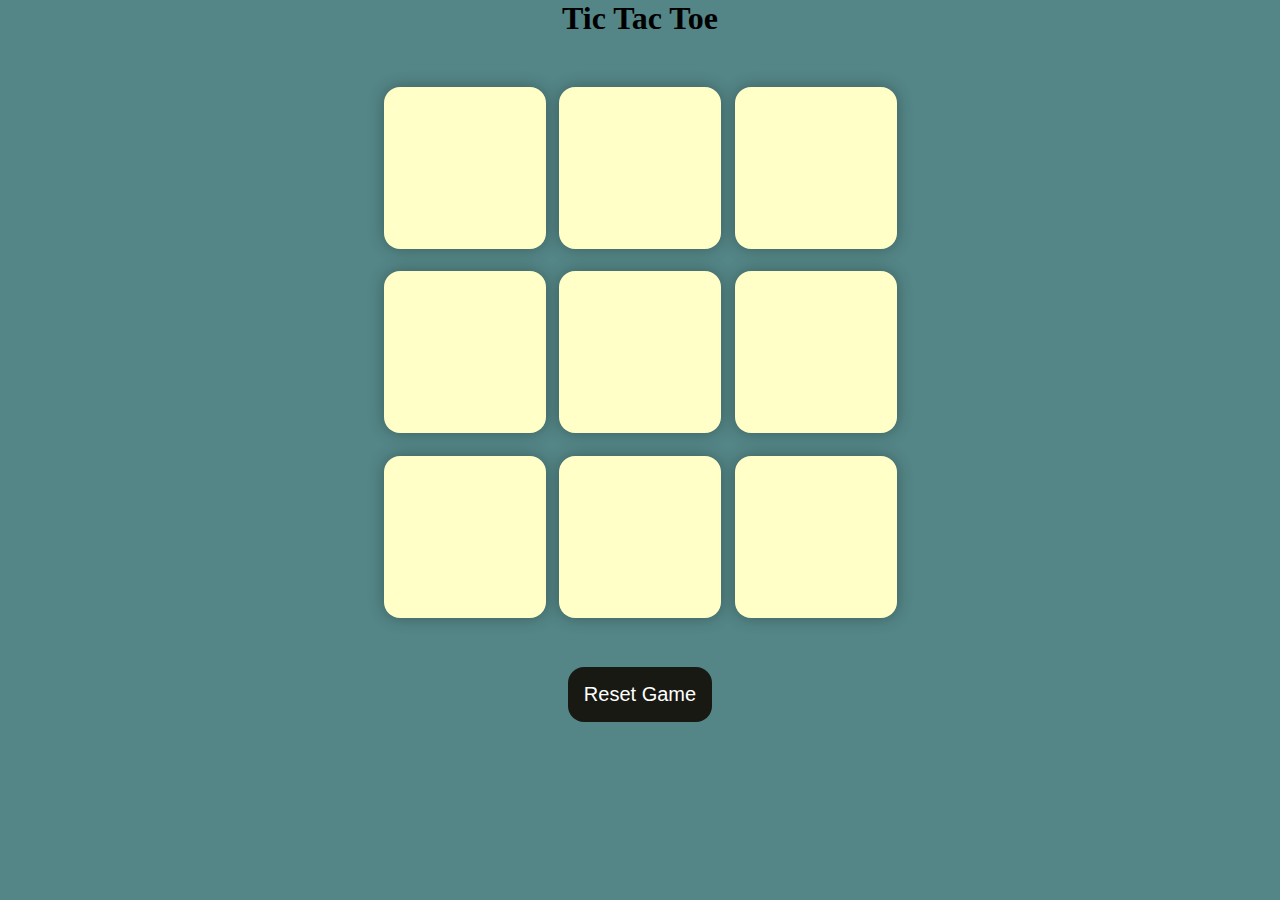
<file: 3TicTacToe/index.html>
<!DOCTYPE html>
<html lang="en">
  <head>
    <meta charset="UTF-8" />
    <meta name="viewport" content="width=device-width, initial-scale=1.0" />
    <title>Tic-Tac-Toe Game</title>
    <link rel="stylesheet" href="style.css" />
  </head>
  <body>
    <div class="msg-container hide">
      <p id="msg">Winner</p>
      <button id="new-btn">New Game</button>
    </div>
    <main>
      <h1>Tic Tac Toe</h1>
      <div class="container">
        <div class="game">
          <button class="box"></button>
          <button class="box"></button>
          <button class="box"></button>
          <button class="box"></button>
          <button class="box"></button>
          <button class="box"></button>
          <button class="box"></button>
          <button class="box"></button>
          <button class="box"></button>
        </div>
      </div>
      <button id="reset-btn">Reset Game</button>
    </main>
    <script src="app.js"></script>
  </body>
</html>
</file>
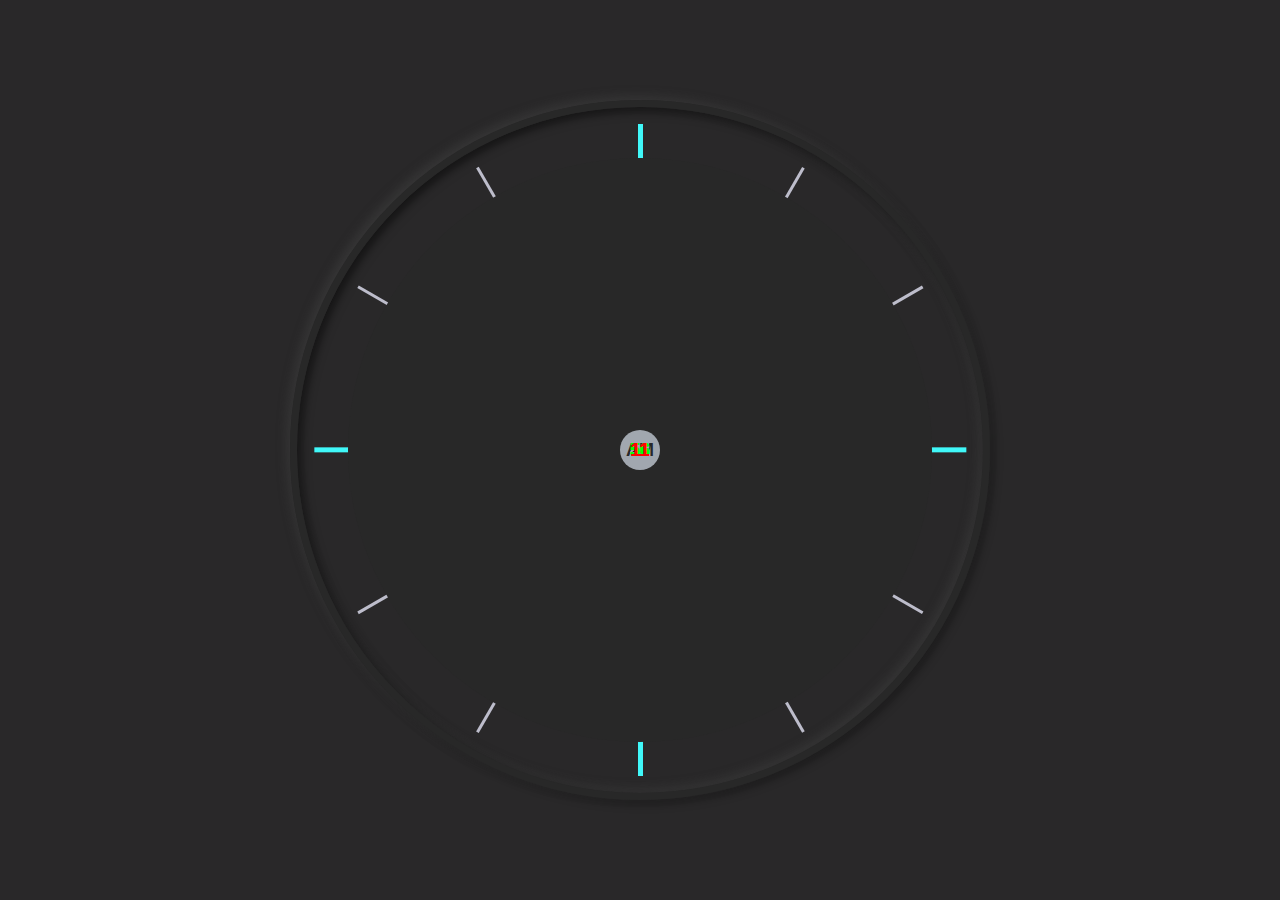
<file: 5Clock/index.html>
<!DOCTYPE html>
<html lang="en">
  <head>
    <meta charset="UTF-8" />
    <meta name="viewport" content="width=device-width, initial-scale=1.0" />
    <title>Clock</title>
    <link rel="stylesheet" href="style.css" />
  </head>
  <body>
    <div class="clock">
      <div class="marking marking-one"></div>
      <div class="marking marking-two"></div>
      <div class="marking marking-three"></div>
      <div class="marking marking-four"></div>
      <div class="inner">
        <div class="clock-items center">AM</div>
        <div class="clock-items hour" style="--time: 43200s">
          <div style="--y: 1">00</div>
          <div style="--y: 2">00</div>
          <div style="--y: 3">00</div>
        </div>
        <div class="clock-items minute" style="--time: 3600s">
          <div style="--y: 1">00</div>
          <div style="--y: 2">00</div>
          <div style="--y: 3">00</div>
          <div style="--y: 4">00</div>
        </div>
        <div class="clock-items second" style="--time: 60s">
          <div style="--y: 1">00</div>
          <div style="--y: 2">00</div>
          <div style="--y: 3">00</div>
          <div style="--y: 4">00</div>
          <div style="--y: 5">00</div>
        </div>
      </div>
    </div>
    <script src="script.js"></script>
  </body>
</html>
</file>
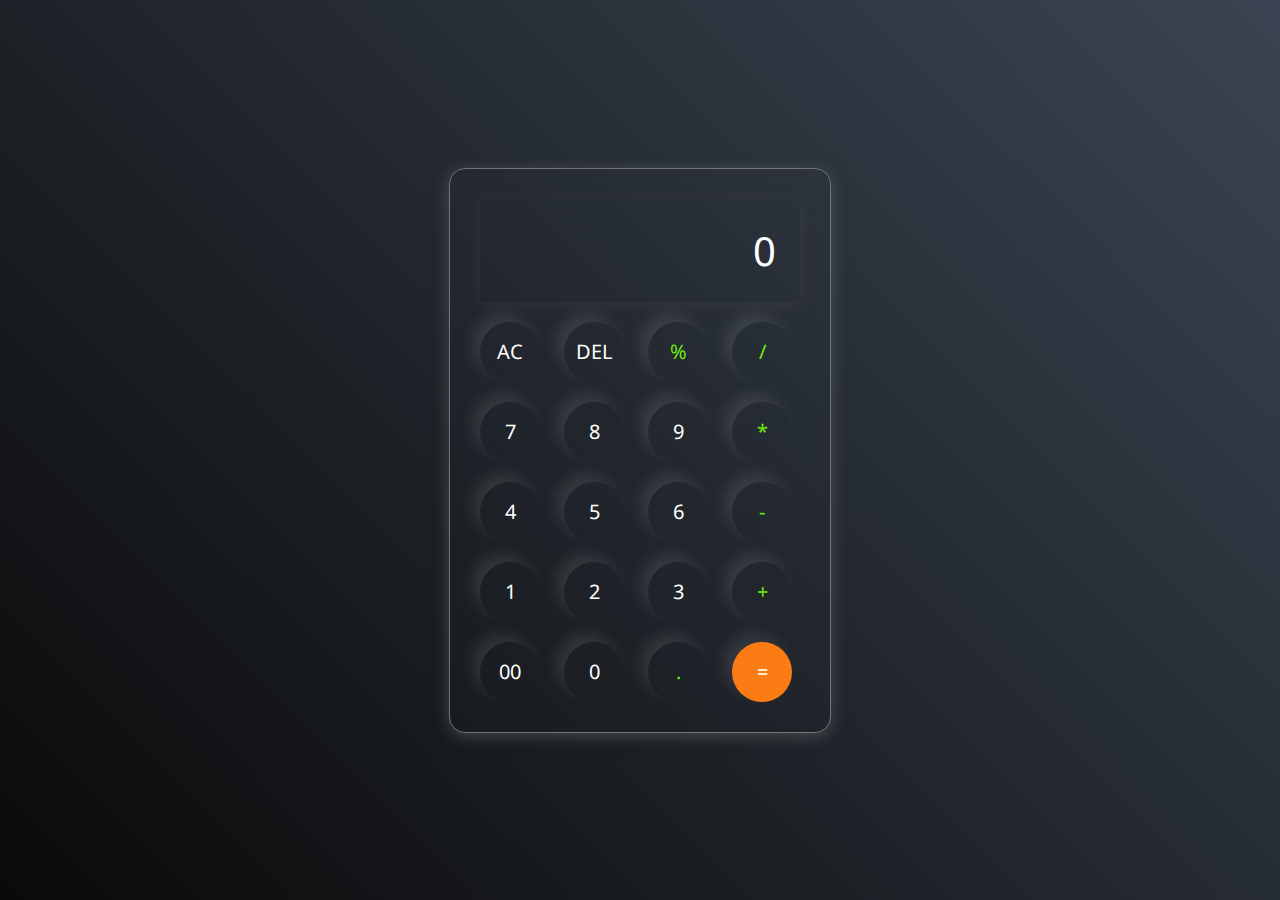
<file: 6Calculator/index.html>
<!DOCTYPE html>
<html lang="en">
<head>
    <meta charset="UTF-8">
    <meta name="viewport" content="width=device-width, initial-scale=1.0">
    <title>Calculator Project</title>
    <link rel="stylesheet" href="style.css">
</head>
<body>
 
    <div class="calculator">
        <input type="text" placeholder="0" id="inputBox">
        <div>
            <button>AC</button>
            <button>DEL</button>
            <button class="operator">%</button>
            <button class="operator">/</button>
        </div>

        <div>
            <button>7</button>
            <button>8</button>
            <button>9</button>
            <button class="operator">*</button>
        </div>
        <div>
            <button>4</button>
            <button>5</button>
            <button>6</button>
            <button class="operator">-</button>
        </div>
        <div>
            <button>1</button>
            <button>2</button>
            <button>3</button>
            <button class="operator">+</button>
        </div>
        <div>
            <button>00</button>
            <button>0</button>
            <button  class="operator">.</button>
            <button class="equalBtn">=</button>
        </div>
        
    </div>
    



    <script src="script.js"></script>
</body>
</html>
</file>
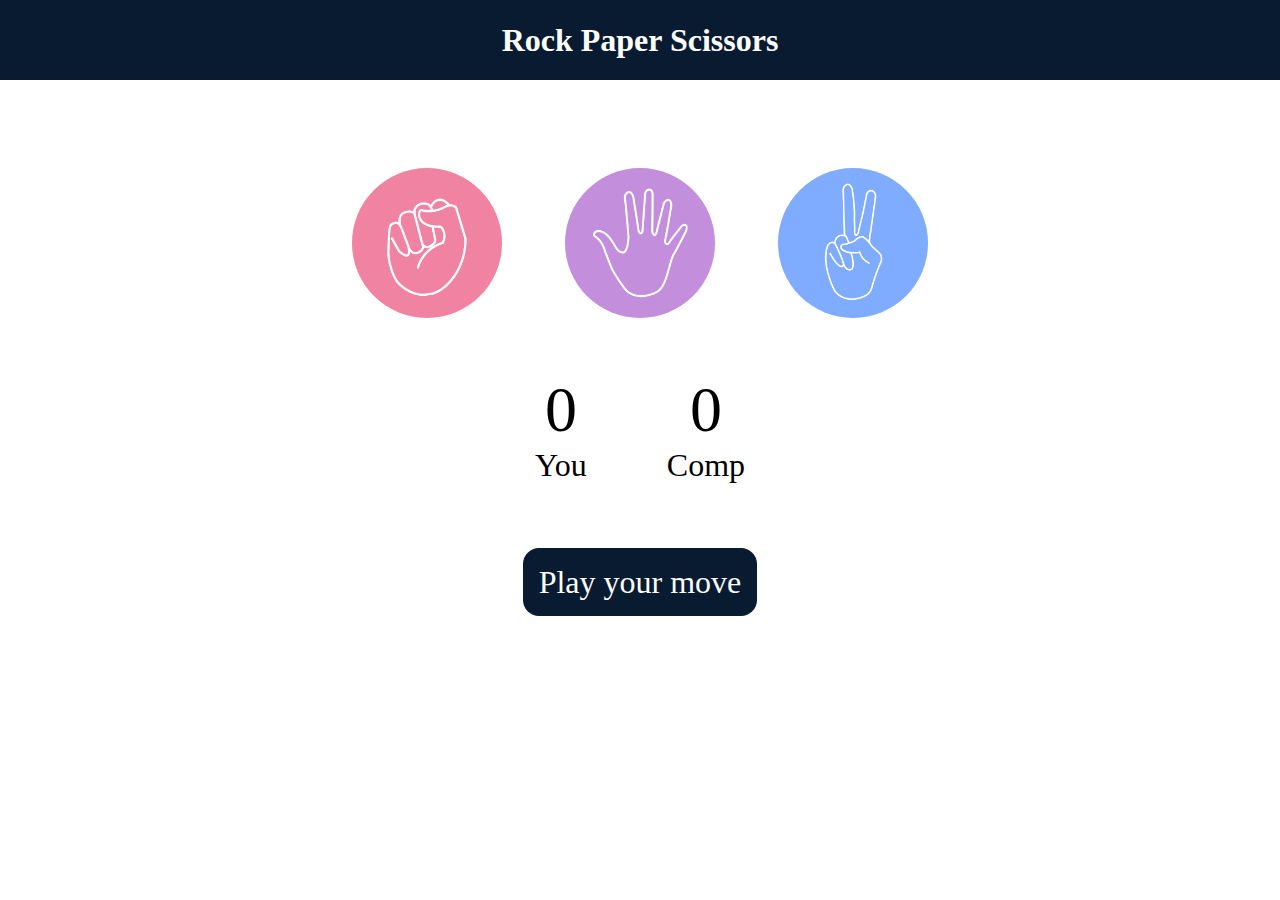
<file: StonePaperScissors/index.html>
<!DOCTYPE html>
<html lang="en">
  <head>
    <meta charset="UTF-8" />
    <meta name="viewport" content="width=device-width, initial-scale=1.0" />
    <title>Rock Paper Scissors Game</title>
    <link rel="stylesheet" href="style.css" />
  </head>
  <body>
    <h1>Rock Paper Scissors</h1>
    <div class="choices">
      <div class="choice" id="rock">
        <img src="./images/rock.png" />
      </div>
      <div class="choice" id="paper">
        <img src="./images/paper.png" />
      </div>
      <div class="choice" id="scissors">
        <img src="./images/scissors.png" />
      </div>
    </div>

    <div class="score-board">
      <div class="score">
        <p id="user-score">0</p>
        <p>You</p>
      </div>
      <div class="score">
        <p id="comp-score">0</p>
        <p>Comp</p>
      </div>
    </div>

    <div class="msg-container">
      <p id="msg">Play your move</p>
    </div>
    <script src="app.js"></script>
  </body>
</html>
</file>
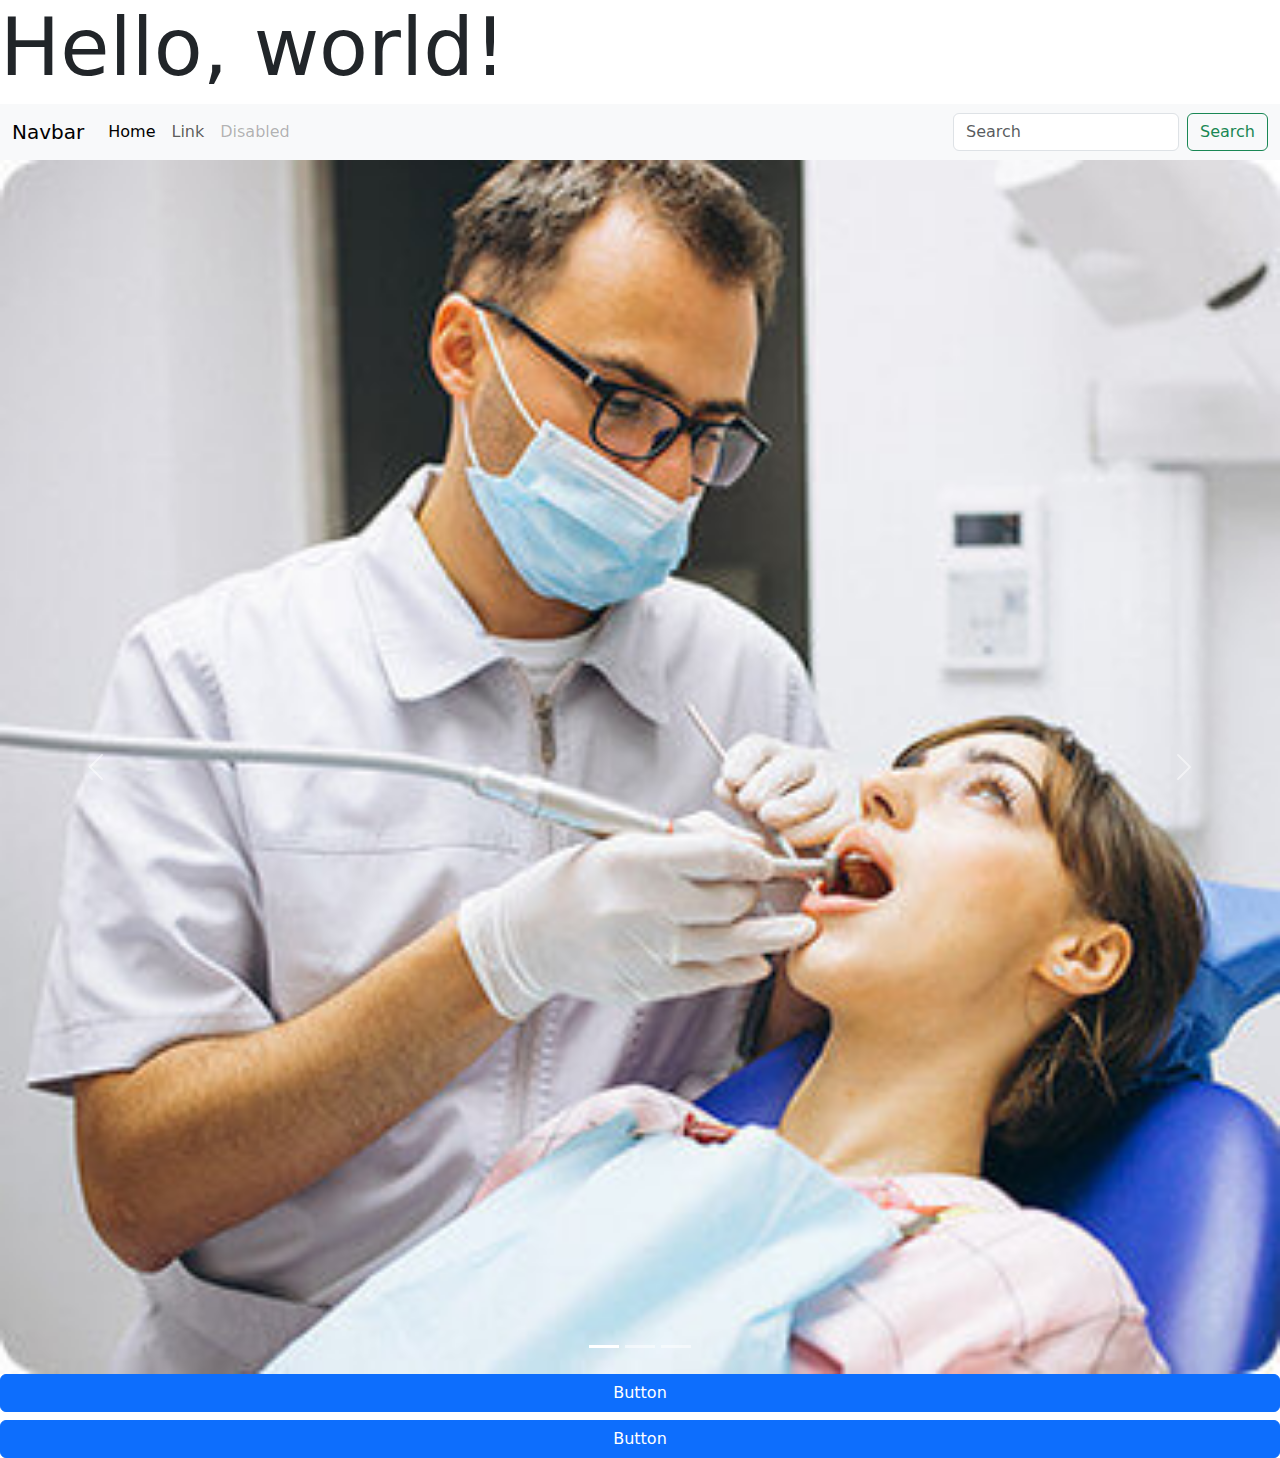
<file: Hospital Website/bootstrap.html>
<!doctype html>
<html lang="en">
  <head>
    <meta charset="utf-8">
    <meta name="viewport" content="width=device-width, initial-scale=1">
    <title>Bootstrap demo</title>
    <link href="https://cdn.jsdelivr.net/npm/bootstrap@5.3.3/dist/css/bootstrap.min.css" rel="stylesheet" integrity="sha384-QWTKZyjpPEjISv5WaRU9OFeRpok6YctnYmDr5pNlyT2bRjXh0JMhjY6hW+ALEwIH" crossorigin="anonymous">
  </head>
  <body>
    <h1 class="display-1">Hello, world!</h1>
    

    <nav class="navbar navbar-expand-lg bg-body-tertiary">
        <div class="container-fluid">
          <button class="navbar-toggler" type="button" data-bs-toggle="collapse" data-bs-target="#navbarTogglerDemo03" aria-controls="navbarTogglerDemo03" aria-expanded="false" aria-label="Toggle navigation">
            <span class="navbar-toggler-icon"></span>
          </button>
          <a class="navbar-brand" href="#">Navbar</a>
          <div class="collapse navbar-collapse" id="navbarTogglerDemo03">
            <ul class="navbar-nav me-auto mb-2 mb-lg-0">
              <li class="nav-item">
                <a class="nav-link active" aria-current="page" href="#">Home</a>
              </li>
              <li class="nav-item">
                <a class="nav-link" href="#">Link</a>
              </li>
              <li class="nav-item">
                <a class="nav-link disabled" aria-disabled="true">Disabled</a>
              </li>
            </ul>
            <form class="d-flex" role="search">
              <input class="form-control me-2" type="search" placeholder="Search" aria-label="Search">
              <button class="btn btn-outline-success" type="submit">Search</button>
            </form>
          </div>
        </div>
      </nav>


      <div id="carouselExampleIndicators" class="carousel slide">
        <div class="carousel-indicators">
          <button type="button" data-bs-target="#carouselExampleIndicators" data-bs-slide-to="0" class="active" aria-current="true" aria-label="Slide 1"></button>
          <button type="button" data-bs-target="#carouselExampleIndicators" data-bs-slide-to="1" aria-label="Slide 2"></button>
          <button type="button" data-bs-target="#carouselExampleIndicators" data-bs-slide-to="2" aria-label="Slide 3"></button>
        </div>
        <div class="carousel-inner">
          <div class="carousel-item active">
            <img src="./images/gallery/1.jpg" class="d-block w-100" alt="...">
          </div>
          <div class="carousel-item">
            <img src="./images/gallery/2.jpg" class="d-block w-100" alt="...">
          </div>
          <div class="carousel-item">
            <img src="./images/gallery/3.jpg" class="d-block w-100" alt="...">
          </div>
        </div>
        <button class="carousel-control-prev" type="button" data-bs-target="#carouselExampleIndicators" data-bs-slide="prev">
          <span class="carousel-control-prev-icon" aria-hidden="true"></span>
          <span class="visually-hidden">Previous</span>
        </button>
        <button class="carousel-control-next" type="button" data-bs-target="#carouselExampleIndicators" data-bs-slide="next">
          <span class="carousel-control-next-icon" aria-hidden="true"></span>
          <span class="visually-hidden">Next</span>
        </button>
      </div>


      <div class="d-grid gap-2">
        <button class="btn btn-primary" type="button">Button</button>
        <button class="btn btn-primary" type="button">Button</button>
      </div>

    <script src="https://cdn.jsdelivr.net/npm/bootstrap@5.3.3/dist/js/bootstrap.bundle.min.js" integrity="sha384-YvpcrYf0tY3lHB60NNkmXc5s9fDVZLESaAA55NDzOxhy9GkcIdslK1eN7N6jIeHz" crossorigin="anonymous"></script>
  </body>
</html>
</file>
<file: 3TicTacToe/style.css>
* {
    margin: 0;
    padding: 0;
  }
  
  body {
    background-color: #548687;
    text-align: center;
  }
  
  .container {
    height: 70vh;
    display: flex;
  
    justify-content: center;
    align-items: center;
  }
  
  .game {
    height: 60vmin;
    width: 60vmin;
    display: flex;
    flex-wrap: wrap;
    justify-content: center;
    align-items: center;
    gap: 1.5vmin;
  }
  
  .box {
    height: 18vmin;
    width: 18vmin;
    border-radius: 1rem;
    border: none;
    box-shadow: 0 0 1rem rgba(0, 0, 0, 0.3);
    font-size: 8vmin;
    color: #b0413e;
    background-color: #ffffc7;
  }
  
  #reset-btn {
    padding: 1rem;
    font-size: 1.25rem;
    background-color: #191913;
    color: #fff;
    border-radius: 1rem;
    border: none;
  }
  
  #new-btn {
    padding: 1rem;
    font-size: 1.25rem;
    background-color: #191913;
    color: #fff;
    border-radius: 1rem;
    border: none;
  }
  
  #msg {
    color: #ffffc7;
    font-size: 5vmin;
  }
  
  .msg-container {
    height: 100vmin;
    display: flex;
    justify-content: center;
    align-items: center;
    flex-direction: column;
    gap: 4rem;
  }
  
  .hide {
    display: none;
  }
</file>
<file: 5Clock/style.css>
* {
    margin: 0;
    padding: 0;
    box-sizing: border-box;
    height: 100vh;
  }
  
  body {
    font-family: sans-serif;
    font-size: large;
    height: 100%;
    min-height: 700px;
    min-width: 700px;
    display: flex;
    justify-content: center;
    align-items: center;
    background: #292829;
    color: #a1a7af;
  }
  
  .clock {
    position: relative;
    display: flex;
    justify-content: center;
    align-items: center;
    height: 700px;
    width: 700px;
    min-height: 700px;
    min-width: 700px;
    border-radius: 50%;
    border: 7px solid #282828;
    box-shadow: -4px -4px 10px rgba(67, 67, 67, 0.5),
      inset 4px 4px 10px rgba(0, 0, 0, 0.5),
      inset -4px -4px 10px rgba(67, 67, 67, 0.5), 4px 4px 10px rgba(0, 0, 0, 0.3);
  }
  
  .inner {
    display: flex;
    justify-content: center;
    align-items: center;
    position: absolute;
    width: 85%;
    height: 85%;
    background: #282828;
    border-radius: 100%;
    z-index: 1;
  }
  
  .inner::before {
    content: "";
    position: absolute;
    width: 40px;
    height: 40px;
    border-radius: 50%;
    background: #a1a7af;
  }
  
  .clock::after {
    transform: rotate(90deg);
  }
  
  .clock::after,
  .clock::before,
  .clock .marking {
    content: "";
    transform-origin: center;
    position: absolute;
    width: 5px;
    height: 95%;
    background: #40f8f9;
  }
  
  .clock .marking {
    background: #bdbdcb;
    width: 3px;
  }
  
  .clock .marking.marking-one {
    transform: rotate(30deg);
  }
  
  .clock .marking.marking-two {
    transform: rotate(60deg);
  }
  
  .clock .marking.marking-three {
    transform: rotate(120deg);
  }
  
  .clock .marking.marking-four {
    transform: rotate(150deg);
  }
  
  .clock-items {
    transform-origin: center;
    position: absolute;
    width: 50px;
    height: 50px;
    display: flex;
    justify-content: center;
    align-items: center;
    animation: spin var(--time) steps(60, end) infinite;
    animation-delay: var(--delay);
  }
  
  .clock-items > div {
    height: max-content;
    position: absolute;
    animation: text-spin var(--time) reverse steps(60, end) infinite;
    animation-delay: var(--delay);
  }
  
  .hour {
    font-weight: bolder;
    color: #ff0201;
    z-index: 10;
  }
  .minute {
    font-weight: bolder;
    color: #08ff08;
    z-index: 5;
  }
  
  .second {
    color: #a1a7af;
  }
  
  .center {
    color: #282828;
    font-weight: bolder;
  }
  
  @keyframes spin {
    from {
      transform: rotate(0deg);
    }
    to {
      transform: rotate(360deg);
    }
  }
  
  @keyframes text-spin {
    from {
      transform: translateY(calc(var(--y) * -55px)) rotate(5deg);
    }
    to {
      transform: translateY(calc(var(--y) * -55px)) rotate(365deg);
    }
  }
</file>
<file: 6Calculator/style.css>
@import url('https://fonts.googleapis.com/css2?family=Noto+Sans:ital,wght@0,100..900;1,100..900&display=swap');

*{
    margin:0;
    padding:0;
    box-sizing: border-box;
    font-family: "Noto Sans", sans-serif;
}

body{
     width: 100%;
     height: 100vh;
     display: flex;
     justify-content: center;
     align-items: center;
     background: linear-gradient(45deg ,#0a0a0a,#3a4452);
}

.calculator{
    border:1px solid #717377;
    padding:20px;
    border-radius: 16px;
    background: transparent;
    box-shadow: 0px 3px 15px rgba(113,115,119,0.5);
}


input{
    width: 320px;
    border:none;
    padding:24px;
    margin:10px;
    background: transparent;
    box-shadow: 0px 3px 15px rgba(189, 150, 150, 0.1);
    font-size: 40px;
    text-align: right;
    cursor: pointer;
    color:white;
}

input::placeholder{
    color:#ffffff;
}

button{
    border:none;
    width: 60px;
    height: 60px;
    margin: 10px;
    border-radius: 50%;
    background: transparent;
    color:#ffffff;
    font-size: 20px;
    box-shadow: -8px -8px 15px rgba(255,255,255,0.1);
    cursor:pointer;
}

.equalBtn{
    background-color: #fb7c14;
}
.operator{
    color:#6dee0a;
}
</file>
<file: StonePaperScissors/style.css>
* {
  margin: 0;
  padding: 0;
  text-align: center;
}

h1 {
  background-color: #081b31;
  color: #fff;
  height: 5rem;
  line-height: 5rem;
}

.choice {
  height: 165px;
  width: 165px;
  border-radius: 50%;
  display: flex;
  justify-content: center;
  align-items: center;
}

.choice:hover {
  cursor: pointer;
  background-color: #081b31;
}

img {
  height: 150px;
  width: 150px;
  object-fit: cover;
  border-radius: 50%;
}

.choices {
  display: flex;
  justify-content: center;
  align-items: center;
  gap: 3rem;
  margin-top: 5rem;
}

.score-board {
  display: flex;
  justify-content: center;
  align-items: center;
  font-size: 2rem;
  margin-top: 3rem;
  gap: 5rem;
}

#user-score,
#comp-score {
  font-size: 4rem;
}

.msg-container {
  margin-top: 5rem;
}

#msg {
  background-color: #081b31;
  color: #fff;
  font-size: 2rem;
  display: inline;
  padding: 1rem;
  border-radius: 1rem;
}
</file>
